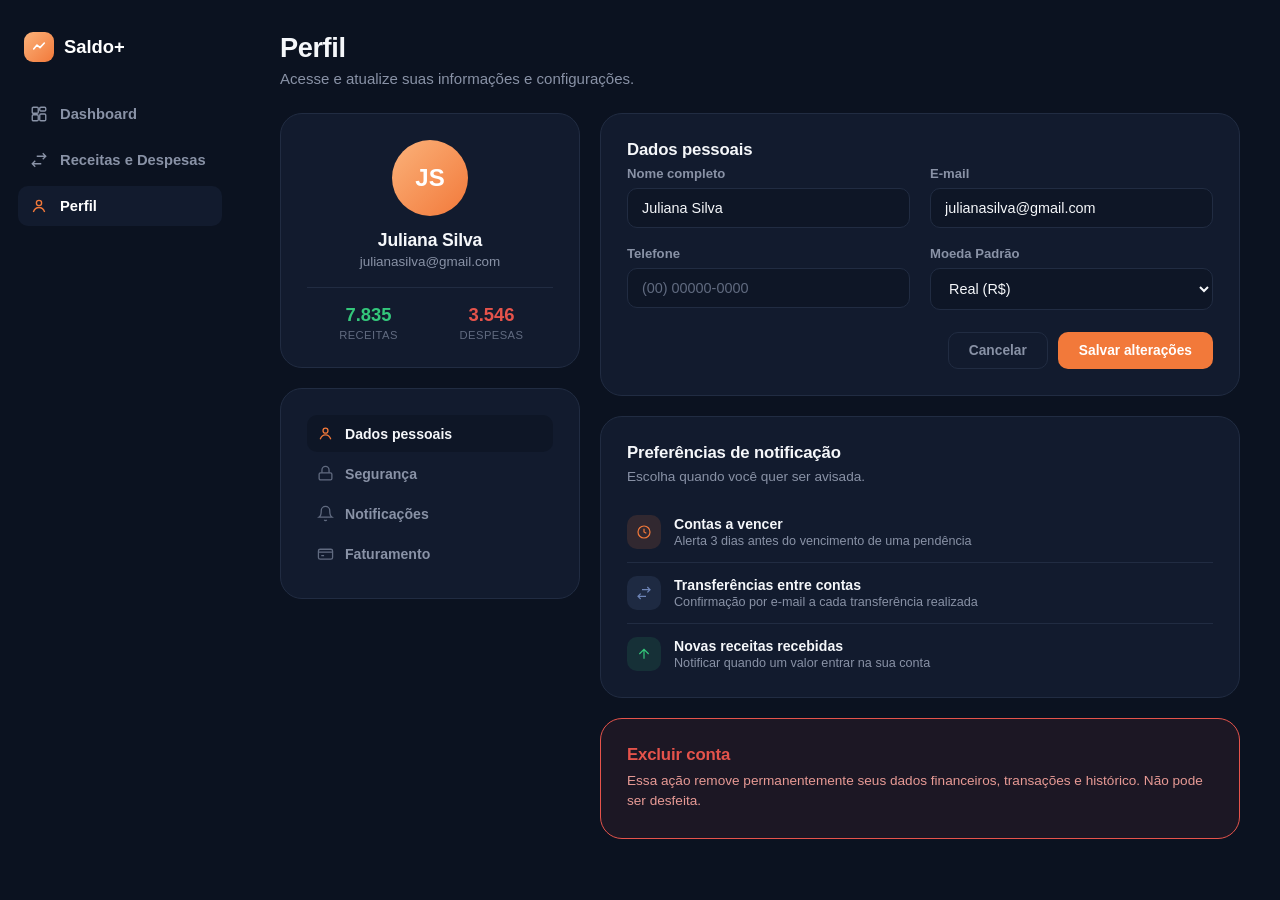
<file: saldo-app/index.html>
<!DOCTYPE html>
<html lang="pt-BR">
<head>
<meta charset="UTF-8" />
<meta name="viewport" content="width=device-width, initial-scale=1.0" />
<title>Saldo+ · Perfil</title>
<link rel="stylesheet" href="style.css" />
</head>
<body>
  <div class="app">
    <aside class="sidebar">
      <div class="brand">
        <span class="dot">
          <svg width="16" height="16" viewBox="0 0 24 24" fill="none"><path d="M4 15L9 9L13.5 13L20 6" stroke="#FFFFFF" stroke-width="2.4" stroke-linecap="round" stroke-linejoin="round"/></svg>
        </span>
        Saldo+
      </div>
      <nav class="nav-list">
        <a class="nav-item" href="#">
          <svg width="18" height="18" viewBox="0 0 24 24" fill="none" stroke="currentColor" stroke-width="1.8"><rect x="3" y="3" width="8" height="8" rx="1.5"/><rect x="13" y="3" width="8" height="5" rx="1.5"/><rect x="13" y="12" width="8" height="9" rx="1.5"/><rect x="3" y="13" width="8" height="8" rx="1.5"/></svg>
          Dashboard
        </a>
        <a class="nav-item" href="despesas-e-receitas.html">
          <svg width="18" height="18" viewBox="0 0 24 24" fill="none" stroke="currentColor" stroke-width="1.8"><path d="M17 3l4 4-4 4M21 7H9M7 21l-4-4 4-4M3 17h12"/></svg>
          Receitas e Despesas
        </a>
        <a class="nav-item active" href="index.html">
          <svg width="18" height="18" viewBox="0 0 24 24" fill="none" stroke="currentColor" stroke-width="1.8"><circle cx="12" cy="8" r="3.5"/><path d="M4.5 20c1.4-4 4-6 7.5-6s6.1 2 7.5 6"/></svg>
          Perfil
        </a>
      </nav>
    </aside>

    <main>
      <div class="topbar">
        <h1>Perfil</h1>
        <p class="sub">Acesse e atualize suas informações e configurações.</p>
      </div>

      <div class="layout">
        <div class="col-left">
          <div class="panel profile-card">
            <div class="avatar">JS</div>
            <h2>Juliana Silva</h2>
            <p class="email">julianasilva@gmail.com</p>
            <div class="stat-row">
              <div class="stat"><div class="n green">7.835</div><div class="l">Receitas</div></div>
              <div class="stat"><div class="n red">3.546</div><div class="l">Despesas</div></div>
            </div>
          </div>

          <div class="panel">
            <nav class="menu-list">
              <a class="menu-item active" href="#">
                <svg width="17" height="17" viewBox="0 0 24 24" fill="none" stroke="currentColor" stroke-width="1.8"><circle cx="12" cy="8" r="3.5"/><path d="M4.5 20c1.4-4 4-6 7.5-6s6.1 2 7.5 6"/></svg>
                Dados pessoais
              </a>
              <a class="menu-item" href="#">
                <svg width="17" height="17" viewBox="0 0 24 24" fill="none" stroke="currentColor" stroke-width="1.8"><rect x="3" y="11" width="18" height="10" rx="2"/><path d="M7 11V7a5 5 0 0 1 10 0v4"/></svg>
                Segurança
              </a>
              <a class="menu-item" href="#">
                <svg width="17" height="17" viewBox="0 0 24 24" fill="none" stroke="currentColor" stroke-width="1.8"><path d="M18 8a6 6 0 1 0-12 0c0 7-3 9-3 9h18s-3-2-3-9"/><path d="M13.7 21a2 2 0 0 1-3.4 0"/></svg>
                Notificações
              </a>
              <a class="menu-item" href="#">
                <svg width="17" height="17" viewBox="0 0 24 24" fill="none" stroke="currentColor" stroke-width="1.8"><rect x="2" y="6" width="20" height="14" rx="2.5"/><path d="M2 10h20M6 15h4"/></svg>
                Faturamento
              </a>
            </nav>
          </div>
        </div>

        <div class="col-right">
          <div class="panel">
            <h2>Dados pessoais</h2>
            <div class="form-grid">
              <div class="field">
                <label for="nome">Nome completo</label>
                <input type="text" id="nome" value="Juliana Silva" />
              </div>
              <div class="field">
                <label for="email">E-mail</label>
                <input type="email" id="email" value="julianasilva@gmail.com" />
              </div>
              <div class="field">
                <label for="tel">Telefone</label>
                <input type="tel" id="tel" placeholder="(00) 00000-0000" />
              </div>
              <div class="field">
                <label for="moeda">Moeda Padrão</label>
                <select id="moeda">
                  <option>Real (R$)</option>
                  <option>Dólar (US$)</option>
                  <option>Euro (€)</option>
                </select>
              </div>
            </div>
            <div class="form-actions">
              <button class="btn ghost">Cancelar</button>
              <button class="btn orange">Salvar alterações</button>
            </div>
          </div>

          <div class="panel">
            <h2>Preferências de notificação</h2>
            <p class="panel-sub">Escolha quando você quer ser avisada.</p>

            <div class="pref-row">
              <span class="pref-icon orange">
                <svg width="16" height="16" viewBox="0 0 24 24" fill="none" stroke="currentColor" stroke-width="1.8"><circle cx="12" cy="12" r="9"/><path d="M12 7v5l3.5 2"/></svg>
              </span>
              <div class="pref-text">
                <p class="t">Contas a vencer</p>
                <p class="d">Alerta 3 dias antes do vencimento de uma pendência</p>
              </div>
            </div>

            <div class="pref-row">
              <span class="pref-icon blue">
                <svg width="16" height="16" viewBox="0 0 24 24" fill="none" stroke="currentColor" stroke-width="1.8"><path d="M17 3l4 4-4 4M21 7H9M7 21l-4-4 4-4M3 17h12"/></svg>
              </span>
              <div class="pref-text">
                <p class="t">Transferências entre contas</p>
                <p class="d">Confirmação por e-mail a cada transferência realizada</p>
              </div>
            </div>

            <div class="pref-row">
              <span class="pref-icon green">
                <svg width="16" height="16" viewBox="0 0 24 24" fill="none" stroke="currentColor" stroke-width="1.8"><path d="M12 19V5M5 12l7-7 7 7"/></svg>
              </span>
              <div class="pref-text">
                <p class="t">Novas receitas recebidas</p>
                <p class="d">Notificar quando um valor entrar na sua conta</p>
              </div>
            </div>
          </div>

          <div class="panel danger-zone">
            <h2>Excluir conta</h2>
            <p>Essa ação remove permanentemente seus dados financeiros, transações e histórico. Não pode ser desfeita.</p>
          </div>
        </div>
      </div>
    </main>
  </div>
</body>
</html>
</file>
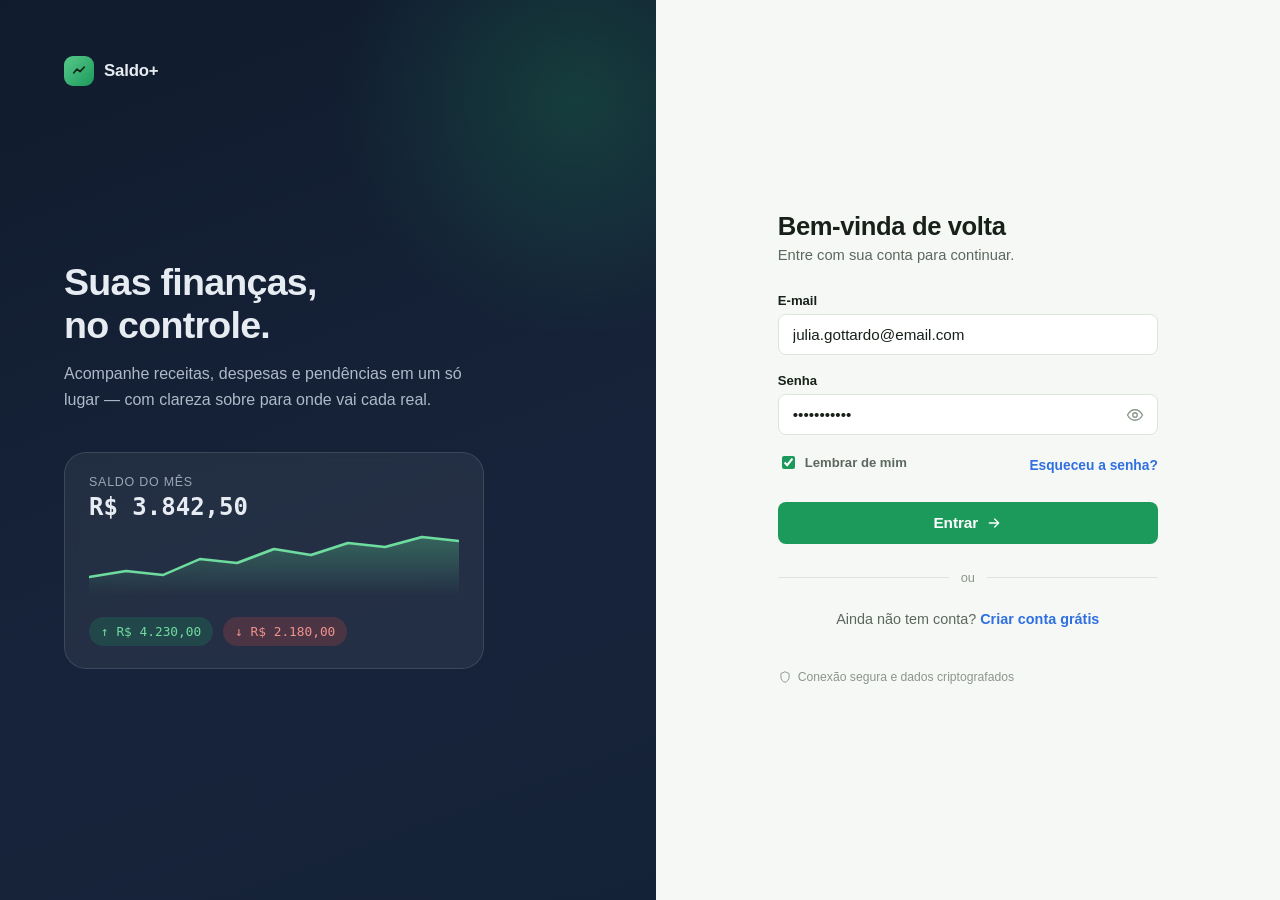
<file: login.html>
<!DOCTYPE html>
<html lang="pt-BR">
<head>
<meta charset="UTF-8" />
<meta name="viewport" content="width=device-width, initial-scale=1.0" />
<title>Saldo+ · Entrar</title>
<style>
  :root {
    --bg: #F6F8F5;
    --surface: #FFFFFF;
    --surface-alt: #EEF2ED;
    --border: #DEE4DC;
    --text: #172019;
    --text-muted: #5C685F;
    --text-faint: #8B968C;
    --navy: #101B2D;
    --navy-soft: #17233A;
    --navy-line: #2A3B57;
    --green: #1C9A5B;
    --green-bg: #E4F6EA;
    --green-soft: #57C98A;
    --red: #D6483F;
    --red-bg: #FBEAE8;
    --amber: #D98C22;
    --amber-bg: #FCF0DA;
    --blue: #2F6FE0;
    --blue-bg: #E7EFFD;
    --blue-strong: #1E4FAF;
    --radius-s: 8px;
    --radius-m: 14px;
    --radius-l: 22px;
    --shadow-card: 0 1px 2px rgba(16,27,45,0.05), 0 20px 40px -20px rgba(16,27,45,0.25);
    --font-sans: -apple-system, BlinkMacSystemFont, "Segoe UI", "Helvetica Neue", Arial, sans-serif;
    --font-mono: ui-monospace, "Cascadia Mono", "SFMono-Regular", Menlo, Consolas, monospace;
  }
  @media (prefers-color-scheme: dark) {
    :root {
      --bg: #0E1420; --surface: #141C2A; --surface-alt: #1A2334; --border: #263248;
      --text: #E7ECF2; --text-muted: #97A3B5; --text-faint: #647087;
      --navy: #0A101B; --navy-soft: #101929; --navy-line: #223050;
      --green-bg: rgba(28,154,91,0.16); --red-bg: rgba(214,72,63,0.16);
      --amber-bg: rgba(217,140,34,0.16); --blue-bg: rgba(47,111,224,0.18);
      --shadow-card: 0 1px 2px rgba(0,0,0,0.4), 0 20px 40px -20px rgba(0,0,0,0.6);
    }
  }
  :root[data-theme="dark"] {
    --bg: #0E1420; --surface: #141C2A; --surface-alt: #1A2334; --border: #263248;
    --text: #E7ECF2; --text-muted: #97A3B5; --text-faint: #647087;
    --navy: #0A101B; --navy-soft: #101929; --navy-line: #223050;
    --green-bg: rgba(28,154,91,0.16); --red-bg: rgba(214,72,63,0.16);
    --amber-bg: rgba(217,140,34,0.16); --blue-bg: rgba(47,111,224,0.18);
    --shadow-card: 0 1px 2px rgba(0,0,0,0.4), 0 20px 40px -20px rgba(0,0,0,0.6);
  }
  :root[data-theme="light"] {
    --bg: #F6F8F5; --surface: #FFFFFF; --surface-alt: #EEF2ED; --border: #DEE4DC;
    --text: #172019; --text-muted: #5C685F; --text-faint: #8B968C;
    --navy: #101B2D; --navy-soft: #17233A; --navy-line: #2A3B57;
    --green-bg: #E4F6EA; --red-bg: #FBEAE8; --amber-bg: #FCF0DA; --blue-bg: #E7EFFD;
    --shadow-card: 0 1px 2px rgba(16,27,45,0.05), 0 20px 40px -20px rgba(16,27,45,0.25);
  }
  * { box-sizing: border-box; }
  body {
    margin: 0; min-height: 100vh; background: var(--bg); color: var(--text);
    font-family: var(--font-sans); display: flex;
  }
  .screen { display: grid; grid-template-columns: 1.05fr 1fr; min-height: 100vh; width: 100%; }
  .brand-panel {
    background: linear-gradient(160deg, var(--navy) 0%, var(--navy-soft) 60%, #142238 100%);
    color: #E7ECF2; padding: 56px 64px; display: flex; flex-direction: column;
    justify-content: space-between; position: relative; overflow: hidden;
  }
  .brand-mark { display: flex; align-items: center; gap: 10px; font-weight: 650; font-size: 1.05rem; letter-spacing: -0.01em; z-index: 1; }
  .brand-mark .dot { width: 30px; height: 30px; border-radius: 9px; background: linear-gradient(135deg, var(--green-soft), var(--green)); display: flex; align-items: center; justify-content: center; }
  .brand-copy { z-index: 1; max-width: 420px; }
  .brand-copy h1 { font-size: 2.35rem; line-height: 1.15; font-weight: 650; letter-spacing: -0.02em; text-wrap: balance; margin: 0 0 14px; }
  .brand-copy p { color: #AEB9C9; font-size: 1rem; line-height: 1.6; margin: 0; }
  .chart-card {
    z-index: 1; background: rgba(255,255,255,0.06); border: 1px solid rgba(255,255,255,0.12);
    border-radius: var(--radius-l); padding: 22px 24px; backdrop-filter: blur(6px); margin-top: 40px;
  }
  .chart-card .row { display: flex; justify-content: space-between; align-items: baseline; margin-bottom: 4px; }
  .chart-card .label { font-size: 0.78rem; color: #9AA6B8; text-transform: uppercase; letter-spacing: 0.06em; }
  .chart-card .value { font-family: var(--font-mono); font-size: 1.5rem; font-variant-numeric: tabular-nums; font-weight: 600; }
  .chip-row { display: flex; gap: 10px; margin-top: 18px; }
  .chip { display: flex; align-items: center; gap: 6px; padding: 7px 12px; border-radius: 999px; font-family: var(--font-mono); font-size: 0.8rem; font-variant-numeric: tabular-nums; }
  .chip.g { background: rgba(28,154,91,0.22); color: #6EDC9F; }
  .chip.r { background: rgba(214,72,63,0.22); color: #F0938C; }
  .glow { position: absolute; width: 480px; height: 480px; border-radius: 50%; background: radial-gradient(circle, rgba(28,154,91,0.25), transparent 70%); top: -140px; right: -160px; }
  .form-panel { display: flex; align-items: center; justify-content: center; padding: 40px; }
  .form-wrap { width: 100%; max-width: 380px; }
  .form-wrap h2 { font-size: 1.6rem; font-weight: 650; letter-spacing: -0.015em; margin: 0 0 6px; }
  .form-wrap .sub { color: var(--text-muted); font-size: 0.92rem; margin: 0 0 30px; }
  label { display: block; font-size: 0.82rem; font-weight: 600; margin-bottom: 6px; color: var(--text); }
  .field { margin-bottom: 18px; }
  .input-wrap { position: relative; }
  input[type="email"], input[type="password"], input[type="text"] {
    width: 100%; padding: 11px 14px; border-radius: var(--radius-s); border: 1px solid var(--border);
    background: var(--surface); color: var(--text); font-size: 0.95rem; font-family: var(--font-sans);
    outline: none; transition: border-color .15s, box-shadow .15s;
  }
  input:focus { border-color: var(--blue); box-shadow: 0 0 0 3px var(--blue-bg); }
  .toggle-pass { position: absolute; right: 10px; top: 50%; transform: translateY(-50%); background: none; border: none; cursor: pointer; color: var(--text-faint); padding: 4px; display: flex; }
  .toggle-pass:hover { color: var(--blue); }
  .row-between { display: flex; align-items: center; justify-content: space-between; margin: 4px 0 24px; font-size: 0.86rem; }
  .remember { display: flex; align-items: center; gap: 7px; color: var(--text-muted); }
  .remember input { accent-color: var(--green); }
  a.link { color: var(--blue); text-decoration: none; font-weight: 600; }
  a.link:hover { text-decoration: underline; }
  .btn-primary {
    width: 100%; padding: 12px 16px; border-radius: var(--radius-s); border: none; cursor: pointer;
    background: var(--green); color: #fff; font-size: 0.96rem; font-weight: 650; letter-spacing: -0.005em;
    display: flex; align-items: center; justify-content: center; gap: 8px; transition: background .15s, transform .05s;
  }
  .btn-primary:hover { background: #17824E; }
  .btn-primary:active { transform: scale(0.99); }
  .divider { display: flex; align-items: center; gap: 12px; margin: 26px 0; color: var(--text-faint); font-size: 0.8rem; }
  .divider::before, .divider::after { content: ""; flex: 1; height: 1px; background: var(--border); }
  .signup { text-align: center; font-size: 0.9rem; color: var(--text-muted); }
  .badge-secure { display: inline-flex; align-items: center; gap: 6px; font-size: 0.76rem; color: var(--text-faint); margin-top: 28px; }
  @media (max-width: 860px) {
    .screen { grid-template-columns: 1fr; }
    .brand-panel { display: none; }
  }
  :focus-visible { outline: 2px solid var(--blue); outline-offset: 2px; }
</style>
</head>
<body>
<div class="screen">
  <aside class="brand-panel">
    <div class="glow" aria-hidden="true"></div>
    <div class="brand-mark">
      <span class="dot" aria-hidden="true">
        <svg width="16" height="16" viewBox="0 0 24 24" fill="none"><path d="M4 15L9 9L13.5 13L20 6" stroke="#0F2417" stroke-width="2.4" stroke-linecap="round" stroke-linejoin="round"/></svg>
      </span>
      Saldo+
    </div>
    <div class="brand-copy">
      <h1>Suas finanças, no controle.</h1>
      <p>Acompanhe receitas, despesas e pendências em um só lugar — com clareza sobre para onde vai cada real.</p>
      <div class="chart-card">
        <div class="row">
          <span class="label">Saldo do mês</span>
        </div>
        <div class="value">R$ 3.842,50</div>
        <svg width="100%" height="64" viewBox="0 0 300 64" style="margin-top:10px" preserveAspectRatio="none">
          <defs>
            <linearGradient id="sparkFill" x1="0" y1="0" x2="0" y2="1">
              <stop offset="0%" stop-color="#57C98A" stop-opacity="0.35"/>
              <stop offset="100%" stop-color="#57C98A" stop-opacity="0"/>
            </linearGradient>
          </defs>
          <path d="M0,46 L30,40 L60,44 L90,28 L120,32 L150,18 L180,24 L210,12 L240,16 L270,6 L300,10 L300,64 L0,64 Z" fill="url(#sparkFill)"/>
          <path d="M0,46 L30,40 L60,44 L90,28 L120,32 L150,18 L180,24 L210,12 L240,16 L270,6 L300,10" fill="none" stroke="#6EDC9F" stroke-width="2.5" stroke-linecap="round" stroke-linejoin="round"/>
        </svg>
        <div class="chip-row">
          <span class="chip g">↑ R$ 4.230,00</span>
          <span class="chip r">↓ R$ 2.180,00</span>
        </div>
      </div>
    </div>
    <div></div>
  </aside>

  <main class="form-panel">
    <form class="form-wrap" onsubmit="return false;">
      <h2>Bem-vinda de volta</h2>
      <p class="sub">Entre com sua conta para continuar.</p>

      <div class="field">
        <label for="email">E-mail</label>
        <input type="email" id="email" placeholder="voce@email.com" autocomplete="email" value="julia.gottardo@email.com" />
      </div>

      <div class="field">
        <label for="senha">Senha</label>
        <div class="input-wrap">
          <input type="password" id="senha" placeholder="••••••••" autocomplete="current-password" value="senha123456" />
          <button type="button" class="toggle-pass" aria-label="Mostrar senha" onclick="const i=document.getElementById('senha'); i.type = i.type==='password' ? 'text' : 'password';">
            <svg width="18" height="18" viewBox="0 0 24 24" fill="none"><path d="M2 12s3.6-7 10-7 10 7 10 7-3.6 7-10 7-10-7-10-7Z" stroke="currentColor" stroke-width="1.8"/><circle cx="12" cy="12" r="3" stroke="currentColor" stroke-width="1.8"/></svg>
          </button>
        </div>
      </div>

      <div class="row-between">
        <label class="remember"><input type="checkbox" checked /> Lembrar de mim</label>
        <a class="link" href="#">Esqueceu a senha?</a>
      </div>

      <button class="btn-primary" type="submit">
        Entrar
        <svg width="16" height="16" viewBox="0 0 24 24" fill="none"><path d="M5 12h14M13 6l6 6-6 6" stroke="currentColor" stroke-width="2" stroke-linecap="round" stroke-linejoin="round"/></svg>
      </button>

      <div class="divider">ou</div>
      <p class="signup">Ainda não tem conta? <a class="link" href="#">Criar conta grátis</a></p>

      <div class="badge-secure">
        <svg width="14" height="14" viewBox="0 0 24 24" fill="none"><path d="M12 3l7 3v6c0 4.5-3 8-7 9-4-1-7-4.5-7-9V6l7-3Z" stroke="currentColor" stroke-width="1.6"/></svg>
        Conexão segura e dados criptografados
      </div>
    </form>
  </main>
</div>
</body>
</html>
</file>
<file: saldo-app/style.css>
/* ==========================================================================
   Saldo+ — paleta e tipografia extraídas do Figma (design/perfil-v1.png)
   ========================================================================== */

:root {
  /* Fundo e superfícies (tema escuro fixo, como no Figma) */
  --bg: #0B1220;
  --surface: #121B2E;
  --surface-2: #0E1626;
  --border: #212C42;

  /* Texto */
  --text: #F5F7FA;
  --text-muted: #8992A6;
  --text-faint: #616B80;

  /* Cor principal da marca */
  --orange: #F2793A;
  --orange-strong: #D9631F;
  --orange-soft: #FBB27A;

  /* Cores semânticas */
  --green: #34C77B;
  --green-bg: rgba(52, 199, 123, 0.12);
  --red: #E5534B;
  --red-bg: rgba(229, 83, 75, 0.08);
  --blue: #6E85B7;
  --blue-bg: rgba(110, 133, 183, 0.14);

  /* Formas */
  --radius-s: 10px;
  --radius-m: 16px;
  --radius-l: 22px;

  /* Tipografia */
  --font-sans: "Inter", -apple-system, BlinkMacSystemFont, "Segoe UI", "Helvetica Neue", Arial, sans-serif;
}

* {
  box-sizing: border-box;
}

body {
  margin: 0;
  background: var(--bg);
  color: var(--text);
  font-family: var(--font-sans);
}

.app {
  display: grid;
  grid-template-columns: 240px 1fr;
  min-height: 100vh;
}

/* Sidebar — mesmo fundo da página, sem divisória */
.sidebar {
  padding: 26px 18px;
  display: flex;
  flex-direction: column;
}

.brand {
  display: flex;
  align-items: center;
  gap: 10px;
  color: #fff;
  font-weight: 700;
  font-size: 1.15rem;
  padding: 6px 6px 32px;
}

.brand .dot {
  width: 30px;
  height: 30px;
  border-radius: 9px;
  background: linear-gradient(135deg, var(--orange-soft), var(--orange));
  display: flex;
  align-items: center;
  justify-content: center;
  flex-shrink: 0;
}

.nav-list {
  display: flex;
  flex-direction: column;
  gap: 6px;
}

.nav-item {
  display: flex;
  align-items: center;
  gap: 12px;
  padding: 11px 12px;
  border-radius: var(--radius-s);
  color: var(--text-muted);
  text-decoration: none;
  font-size: 0.92rem;
  font-weight: 550;
  transition: background 0.15s, color 0.15s;
}

.nav-item svg {
  flex-shrink: 0;
}

.nav-item:hover {
  background: var(--surface);
  color: var(--text);
}

.nav-item.active {
  background: var(--surface);
  color: #fff;
}

.nav-item.active svg {
  color: var(--orange);
}

/* Conteúdo principal */
main {
  padding: 32px 40px 48px;
  min-width: 0;
}

.topbar {
  margin-bottom: 26px;
}

.topbar h1 {
  font-size: 1.7rem;
  font-weight: 700;
  letter-spacing: -0.015em;
  margin: 0 0 6px;
}

.topbar .sub {
  color: var(--text-muted);
  font-size: 0.94rem;
  margin: 0;
}

.layout {
  display: grid;
  grid-template-columns: 300px 1fr;
  gap: 20px;
  align-items: start;
}

.panel {
  background: var(--surface);
  border: 1px solid var(--border);
  border-radius: var(--radius-l);
  padding: 26px;
}

.panel + .panel {
  margin-top: 20px;
}

.panel h2 {
  font-size: 1.05rem;
  font-weight: 700;
  margin: 0 0 6px;
  letter-spacing: -0.01em;
}

.panel-sub {
  font-size: 0.85rem;
  color: var(--text-muted);
  margin: 0 0 18px;
}

/* Card de perfil */
.profile-card {
  text-align: center;
}

.avatar {
  width: 76px;
  height: 76px;
  border-radius: 50%;
  background: linear-gradient(135deg, var(--orange-soft), var(--orange));
  color: #fff;
  display: flex;
  align-items: center;
  justify-content: center;
  font-weight: 700;
  font-size: 1.5rem;
  margin: 0 auto 14px;
}

.profile-card h2 {
  font-size: 1.1rem;
  margin: 0 0 3px;
}

.profile-card .email {
  font-size: 0.84rem;
  color: var(--text-muted);
  margin: 0 0 18px;
}

.stat-row {
  display: flex;
  border-top: 1px solid var(--border);
  padding-top: 16px;
}

.stat {
  flex: 1;
}

.stat .n {
  font-weight: 700;
  font-size: 1.15rem;
}

.stat .n.green {
  color: var(--green);
}

.stat .n.red {
  color: var(--red);
}

.stat .l {
  font-size: 0.7rem;
  color: var(--text-faint);
  text-transform: uppercase;
  letter-spacing: 0.04em;
  margin-top: 3px;
}

/* Menu lateral do perfil */
.menu-list {
  display: flex;
  flex-direction: column;
  gap: 3px;
}

.menu-item {
  display: flex;
  align-items: center;
  gap: 11px;
  padding: 10px 10px;
  border-radius: var(--radius-s);
  font-size: 0.88rem;
  font-weight: 550;
  color: var(--text-muted);
  text-decoration: none;
}

.menu-item.active {
  background: var(--surface-2);
  color: var(--text);
  font-weight: 650;
}

.menu-item:hover {
  background: var(--surface-2);
}

.menu-item svg {
  color: var(--text-faint);
  flex-shrink: 0;
}

.menu-item.active svg {
  color: var(--orange);
}

/* Formulário */
.form-grid {
  display: grid;
  grid-template-columns: 1fr 1fr;
  gap: 18px 20px;
  margin-bottom: 22px;
}

.field {
  display: flex;
  flex-direction: column;
  gap: 7px;
}

label {
  font-size: 0.82rem;
  font-weight: 600;
  color: var(--text-muted);
}

input[type="text"],
input[type="email"],
input[type="tel"],
select {
  padding: 11px 14px;
  border-radius: var(--radius-s);
  border: 1px solid var(--border);
  background: var(--surface-2);
  color: var(--text);
  font-size: 0.9rem;
  font-family: var(--font-sans);
  outline: none;
}

input::placeholder {
  color: var(--text-faint);
}

input:focus,
select:focus {
  border-color: var(--orange);
  box-shadow: 0 0 0 3px rgba(242, 121, 58, 0.18);
}

.form-actions {
  display: flex;
  justify-content: flex-end;
  gap: 10px;
}

.btn {
  display: flex;
  align-items: center;
  justify-content: center;
  gap: 7px;
  padding: 10px 20px;
  border-radius: var(--radius-s);
  font-size: 0.86rem;
  font-weight: 650;
  cursor: pointer;
  border: 1px solid transparent;
  font-family: var(--font-sans);
}

.btn.orange {
  background: var(--orange);
  color: #fff;
}

.btn.orange:hover {
  background: var(--orange-strong);
}

.btn.ghost {
  background: transparent;
  border-color: var(--border);
  color: var(--text-muted);
}

.btn.ghost:hover {
  background: var(--surface-2);
  color: var(--text);
}

/* Preferências de notificação */
.pref-row {
  display: flex;
  align-items: center;
  gap: 13px;
  padding: 13px 0;
  border-bottom: 1px solid var(--border);
}

.pref-row:last-child {
  border-bottom: none;
  padding-bottom: 0;
}

.pref-icon {
  width: 34px;
  height: 34px;
  border-radius: 10px;
  display: flex;
  align-items: center;
  justify-content: center;
  flex-shrink: 0;
}

.pref-icon.orange {
  background: rgba(242, 121, 58, 0.14);
  color: var(--orange);
}

.pref-icon.green {
  background: var(--green-bg);
  color: var(--green);
}

.pref-icon.blue {
  background: var(--blue-bg);
  color: var(--blue);
}

.pref-text .t {
  font-size: 0.88rem;
  font-weight: 600;
  margin: 0 0 2px;
}

.pref-text .d {
  font-size: 0.79rem;
  color: var(--text-muted);
  margin: 0;
}

/* Zona de risco */
.danger-zone {
  border-color: var(--red);
  background: var(--red-bg);
}

.danger-zone h2 {
  color: var(--red);
}

.danger-zone p {
  font-size: 0.85rem;
  color: #E79A95;
  margin: 0;
  line-height: 1.5;
}

/* Cartões de resumo (Receitas e Despesas) */
.summary-strip {
  display: grid;
  grid-template-columns: repeat(4, 1fr);
  gap: 14px;
  margin-bottom: 22px;
}

.strip-item {
  background: var(--surface);
  border: 1px solid var(--border);
  border-radius: var(--radius-l);
  padding: 18px 20px;
}

.strip-item .label {
  display: block;
  font-size: 0.72rem;
  color: var(--text-muted);
  font-weight: 650;
  text-transform: uppercase;
  letter-spacing: 0.04em;
  margin-bottom: 8px;
}

.strip-item .value {
  font-size: 1.3rem;
  font-weight: 700;
}

.strip-item .value.green {
  color: var(--green);
}

.strip-item .value.red {
  color: var(--red);
}

.strip-item .value.orange {
  color: var(--orange);
}

/* Abas de filtro */
.tabs {
  display: inline-flex;
  gap: 4px;
  background: var(--surface);
  border: 1px solid var(--border);
  padding: 4px;
  border-radius: 12px;
  margin-bottom: 20px;
}

.tab {
  padding: 8px 16px;
  border-radius: 8px;
  font-size: 0.85rem;
  font-weight: 600;
  color: var(--text-muted);
  cursor: pointer;
  border: none;
  background: none;
  font-family: var(--font-sans);
}

.tab.active {
  background: var(--surface-2);
  color: #fff;
}

/* Tabela de transações */
.table-panel {
  background: var(--surface);
  border: 1px solid var(--border);
  border-radius: var(--radius-l);
  overflow: hidden;
}

table {
  width: 100%;
  border-collapse: collapse;
}

thead th {
  text-align: left;
  padding: 14px 22px;
  font-size: 0.72rem;
  text-transform: uppercase;
  letter-spacing: 0.04em;
  color: var(--text-faint);
  font-weight: 650;
  background: var(--surface-2);
  border-bottom: 1px solid var(--border);
}

thead th.num {
  text-align: right;
}

tbody td {
  padding: 15px 22px;
  border-bottom: 1px solid var(--border);
  font-size: 0.88rem;
  vertical-align: middle;
}

tbody tr:last-child td {
  border-bottom: none;
}

tbody tr:hover {
  background: var(--surface-2);
}

.desc-cell {
  display: flex;
  align-items: center;
  gap: 12px;
}

.cat-icon {
  width: 34px;
  height: 34px;
  border-radius: 10px;
  display: flex;
  align-items: center;
  justify-content: center;
  flex-shrink: 0;
}

.cat-icon.green {
  background: var(--green-bg);
  color: var(--green);
}

.cat-icon.red {
  background: var(--red-bg);
  color: var(--red);
}

.cat-icon.navy {
  background: var(--surface-2);
  color: var(--text-muted);
  border: 1px solid var(--border);
}

.desc-name {
  font-weight: 600;
  margin: 0 0 2px;
}

.desc-cat {
  font-size: 0.77rem;
  color: var(--text-faint);
  margin: 0;
}

.amount-cell {
  text-align: right;
  font-weight: 700;
  white-space: nowrap;
}

.amount-cell.pos {
  color: var(--green);
}

.amount-cell.neg {
  color: var(--red);
}

.date-cell {
  color: var(--text-muted);
  white-space: nowrap;
}

.status-pill {
  display: inline-flex;
  align-items: center;
  gap: 5px;
  font-size: 0.72rem;
  font-weight: 650;
  padding: 4px 10px;
  border-radius: 999px;
  text-transform: uppercase;
  letter-spacing: 0.02em;
}

.status-pill i {
  width: 6px;
  height: 6px;
  border-radius: 50%;
  background: currentColor;
}

.status-pill.paid {
  background: var(--green-bg);
  color: var(--green);
}

.status-pill.pending {
  background: rgba(242, 121, 58, 0.14);
  color: var(--orange);
}

.status-pill.late {
  background: var(--red-bg);
  color: var(--red);
}

.row-actions {
  display: flex;
  gap: 6px;
  justify-content: flex-end;
}

.icon-btn-sm {
  width: 30px;
  height: 30px;
  border-radius: 8px;
  border: 1px solid var(--border);
  background: var(--surface-2);
  color: var(--text-muted);
  display: flex;
  align-items: center;
  justify-content: center;
  cursor: pointer;
}

.icon-btn-sm:hover {
  background: rgba(242, 121, 58, 0.14);
  color: var(--orange);
  border-color: var(--orange);
}

/* Responsivo */
@media (max-width: 980px) {
  .layout {
    grid-template-columns: 1fr;
  }
  .form-grid {
    grid-template-columns: 1fr;
  }
}

@media (max-width: 720px) {
  .app {
    grid-template-columns: 1fr;
  }
  .sidebar {
    display: none;
  }
  .summary-strip {
    grid-template-columns: repeat(2, 1fr);
  }
  .table-panel {
    overflow-x: auto;
  }
  table {
    min-width: 620px;
  }
}

:focus-visible {
  outline: 2px solid var(--orange);
  outline-offset: 2px;
}
</file>
